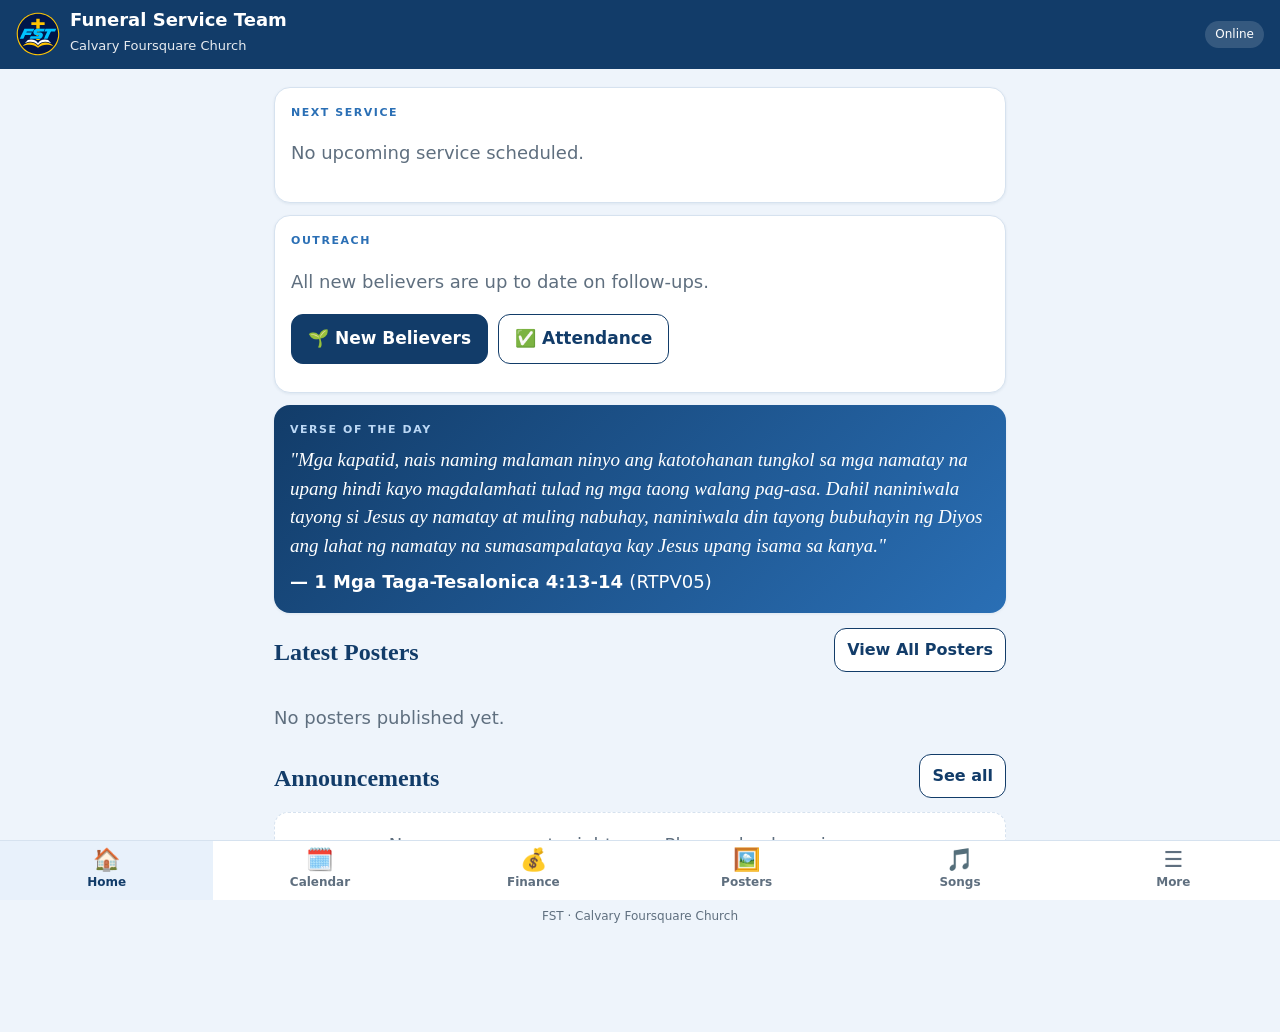
<file: index.html>
<!doctype html>
<html lang="en"><head><meta charset="utf-8"><meta name="viewport" content="width=device-width,initial-scale=1,viewport-fit=cover"><meta name="robots" content="noindex,nofollow"><meta name="theme-color" content="#123c69"><meta name="description" content="Calvary Foursquare Church Funeral Service Team"><link rel="manifest" href="manifest.webmanifest"><link rel="icon" href="assets/fst-icon.svg" type="image/svg+xml"><link rel="apple-touch-icon" href="assets/icons/apple-touch-icon.png"><title>FST | Calvary Foursquare Church</title><link rel="stylesheet" href="css/style.css"></head>
<body>
<header class="top"><div class="brand"><img class="logo" src="assets/fst-icon.svg" alt="" width="44" height="44"><span><strong>Funeral Service Team</strong><small>Calvary Foursquare Church</small></span></div><span id="connectionStatus" class="conn" role="status">…</span></header>
<main class="wrap">
<div id="loadBanner"></div>

<section class="view" id="v-home">
 <div id="nextService"></div>
 <div id="fuHome"></div>
 <article class="card verse hidden" id="verseCard"></article>
 <article class="card hidden" id="devotionCard"></article>
 <div class="heading"><h2>Latest Posters</h2><a class="btn alt sm" href="#posters">View All Posters</a></div>
 <div id="latestPosters" class="poster-grid latest"></div>
 <div class="heading"><h2>Announcements</h2><a class="btn alt sm" href="#more">See all</a></div>
 <div id="homeAnnouncements"></div>
</section>

<section class="view" id="v-events">
 <h2>Calendar</h2>
 <div class="card"><div class="heading"><button id="prev" class="btn alt sm" aria-label="Previous month">←</button><strong id="monthLabel"></strong><button id="next" class="btn alt sm" aria-label="Next month">→</button></div><div id="calendarGrid" class="calendar"></div><p class="muted small">Events without dates appear in the list below only.</p></div>
 <h2>Events</h2>
 <input id="eventSearch" class="search" type="search" placeholder="Search events…" aria-label="Search events">
 <div class="filters"><button data-filter="all" class="active">All</button><button data-filter="upcoming">Upcoming</button><button data-filter="completed">Completed</button></div>
 <div id="eventList"></div>
</section>

<section class="view" id="v-finance">
 <h2>Finance</h2>
 <div id="financeHero"></div>
 <div class="actions"><a class="btn" href="#summary">📄 Summary for Pastors</a><a class="btn alt" href="#expenses">🧾 Expense Report</a><a class="btn alt" href="#tithes">⛪ Tithes &amp; Offering Report</a></div>
 <div class="seg" role="tablist"><button data-ftab="services" class="active">Services</button><button data-ftab="history">History</button><button data-ftab="donations">Donations</button><button data-ftab="funds">Funds</button></div>
 <div id="ft-services" class="ftab"><div id="reportList"></div></div>
 <div id="ft-history" class="ftab hidden"><div id="historyList"></div></div>
 <div id="ft-donations" class="ftab hidden"><div id="donationList"></div></div>
 <div id="ft-funds" class="ftab hidden"><div class="seg sm"><button data-fund="operating" class="active">Operating Fund</button><button data-fund="savings">Savings</button><button data-fund="offering">Offering</button></div><div id="ledgerList"></div></div>
</section>

<section class="view" id="v-expenses">
 <div class="noprint actions"><a class="btn alt" href="#finance">← Back</a><button class="btn" data-print>Print / Save as PDF</button></div>
 <div class="noprint grid2"><label>Year<select id="expYear"></select></label><label>Month<select id="expMonth"><option value="">All months</option><option value="01">January</option><option value="02">February</option><option value="03">March</option><option value="04">April</option><option value="05">May</option><option value="06">June</option><option value="07">July</option><option value="08">August</option><option value="09">September</option><option value="10">October</option><option value="11">November</option><option value="12">December</option></select></label></div>
 <div id="expBody"></div>
</section>

<section class="view" id="v-tithes">
 <div class="noprint actions"><a class="btn alt" href="#finance">← Back</a><button class="btn" data-print>Print / Save as PDF</button></div>
 <div class="noprint grid2"><label>Year<select id="tyYear"></select></label><label>Month<select id="tyMonth"><option value="">All months</option><option value="01">January</option><option value="02">February</option><option value="03">March</option><option value="04">April</option><option value="05">May</option><option value="06">June</option><option value="07">July</option><option value="08">August</option><option value="09">September</option><option value="10">October</option><option value="11">November</option><option value="12">December</option></select></label></div>
 <div id="tyBody"></div>
</section>

<section class="view" id="v-songs">
 <h2>Songs &amp; Lyrics</h2>
 <div class="poster-tools"><input id="songSearch" class="search" type="search" placeholder="Search title or lyrics…" aria-label="Search songs"><select id="songCat" aria-label="Filter by category"><option value="all">All categories</option></select></div>
 <div id="songList"></div>
</section>

<section class="view" id="v-posters">
 <h2>Poster Gallery</h2>
 <p class="muted">Memorial service posters, team announcements, and church activities. Tap a poster to view it.</p>
 <div class="poster-tools"><input id="posterSearch" class="search" type="search" placeholder="Search posters…" aria-label="Search posters"><select id="posterCategory" aria-label="Filter posters by category"><option value="all">All categories</option></select></div>
 <div id="posterList" class="poster-grid"></div>
</section>

<section class="view" id="v-more">
 <div class="actions"><a class="btn" href="#reach">🌱 New Believers</a><a class="btn alt" href="#attend">✅ Attendance</a><a class="btn alt" href="#impact">📊 Ministry Impact Report</a></div>
 <h2>Assignments</h2><div id="assignmentList"></div>
 <h2>All Announcements</h2><div id="announcementList"></div>
 <h2>About</h2>
 <div class="card"><p>Funeral Service Team (FST) is a ministry under the Evangelism Team of Calvary Foursquare Church.</p><p class="muted small">Install this app: on Android, open the browser menu and choose “Install app”. On iPhone, tap Share → “Add to Home Screen”.</p><p><a href="admin.html">Secretary Workspace</a></p></div>
</section>

<section class="view" id="v-reach">
 <div class="noprint actions"><a class="btn alt" href="#more">← Back</a></div>
 <h2>New Believers &amp; Follow-ups</h2><p class="muted small">People who received the Lord Jesus Christ through FST services, and how they are being followed up. Please keep this list within the team.</p>
 <div id="reachBody"></div>
</section>
<section class="view" id="v-attend">
 <div class="noprint actions"><a class="btn alt" href="#more">← Back</a></div>
 <h2>Attendance</h2><label class="noprint">Year<select id="atYear"><option value="all">All time</option></select></label><div id="attendBody"></div>
</section>
<section class="view" id="v-impact">
 <div class="noprint actions"><a class="btn alt" href="#more">← Back</a><button class="btn" data-print>Print / Save as PDF</button></div>
 <div class="noprint grid2"><label>Year<select id="imYear"></select></label><label>Month<select id="imMonth"><option value="">All months</option><option value="01">January</option><option value="02">February</option><option value="03">March</option><option value="04">April</option><option value="05">May</option><option value="06">June</option><option value="07">July</option><option value="08">August</option><option value="09">September</option><option value="10">October</option><option value="11">November</option><option value="12">December</option></select></label></div>
 <div id="imBody"></div>
</section>

<section class="view" id="v-report"><div id="reportBody"></div></section>

<section class="view" id="v-summary">
 <div class="noprint actions"><a class="btn alt" href="#finance">← Back</a><button class="btn" data-print>Print / Save as PDF</button></div>
 <div class="noprint grid2"><label>Year<select id="sumYear"></select></label><label>Month<select id="sumMonth"><option value="">All months</option><option value="01">January</option><option value="02">February</option><option value="03">March</option><option value="04">April</option><option value="05">May</option><option value="06">June</option><option value="07">July</option><option value="08">August</option><option value="09">September</option><option value="10">October</option><option value="11">November</option><option value="12">December</option></select></label></div>
 <div id="summaryBody"></div>
</section>
<footer class="foot">FST · Calvary Foursquare Church</footer>
</main>

<nav class="tabbar" aria-label="Main"><a href="#home" data-tab="home"><span>🏠</span>Home</a><a href="#events" data-tab="events"><span>🗓️</span>Calendar</a><a href="#finance" data-tab="finance"><span>💰</span>Finance</a><a href="#posters" data-tab="posters"><span>🖼️</span>Posters</a><a href="#songs" data-tab="songs"><span>🎵</span>Songs</a><a href="#more" data-tab="more"><span>☰</span>More</a></nav>
<div id="toast" class="toast" role="status" aria-live="polite"></div>
<dialog id="dlg"><button id="close" class="btn alt sm close">Close ✕</button><div id="dlgBody"></div></dialog>
<script src="js/config.js"></script><script src="js/shared.js"></script><script src="js/outreach-app.js"></script><script src="js/app.js"></script><script src="js/pwa.js"></script>
</body></html>
</file>
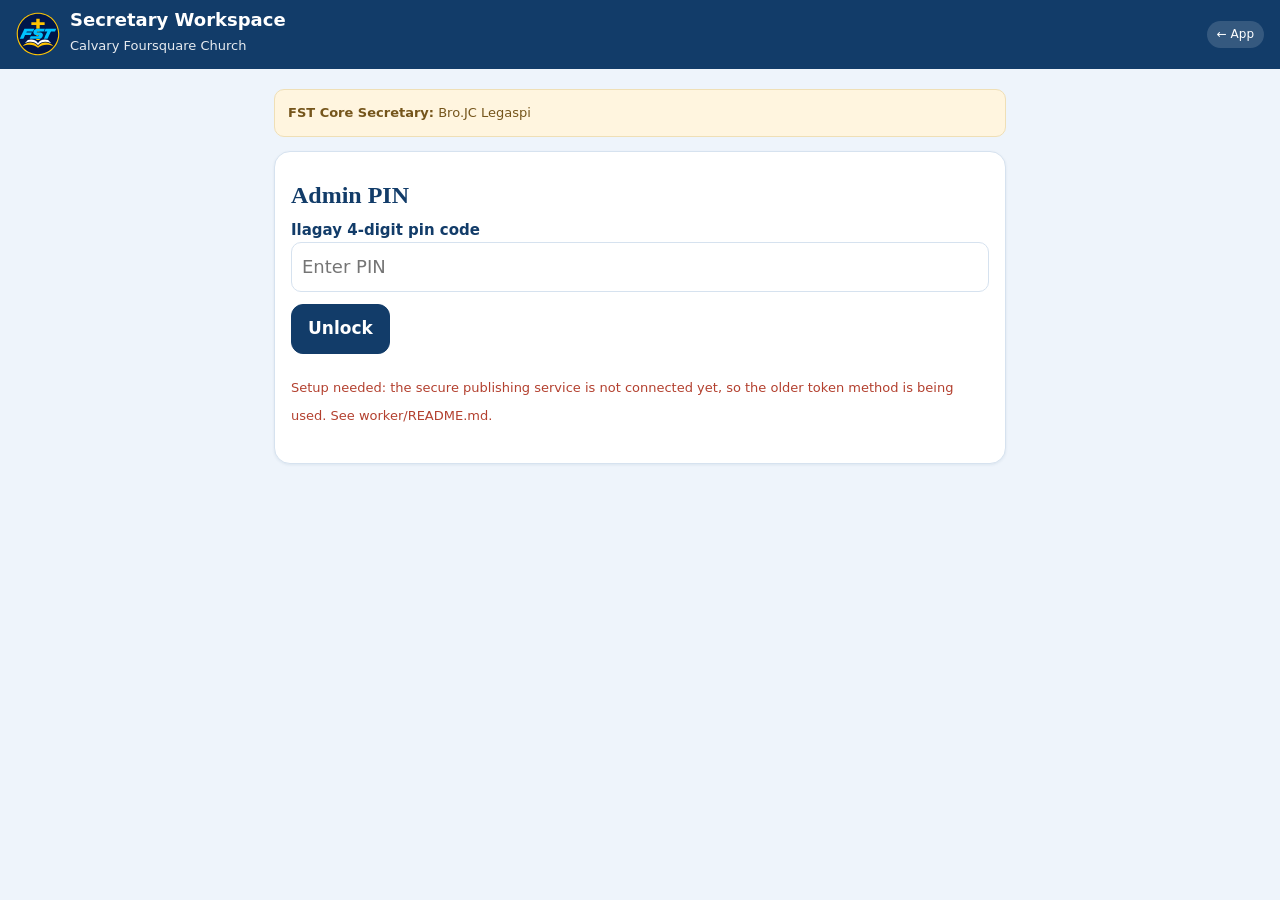
<file: admin.html>
<!doctype html>
<html lang="en"><head><meta charset="utf-8"><meta name="viewport" content="width=device-width,initial-scale=1,viewport-fit=cover"><meta name="robots" content="noindex,nofollow"><meta name="theme-color" content="#123c69"><link rel="icon" href="assets/fst-icon.svg" type="image/svg+xml"><title>FST Secretary Workspace</title><link rel="stylesheet" href="css/style.css"></head>
<body style="padding-bottom:24px">
<header class="top"><a class="brand" href="index.html"><img class="logo" src="assets/fst-icon.svg" alt="FST logo" width="40" height="40"><span><strong>Secretary Workspace</strong><small>Calvary Foursquare Church</small></span></a><a class="conn" href="index.html" style="color:#fff;text-decoration:none">← App</a></header>
<main class="wrap">
<p class="notice"><strong>FST Core Secretary:</strong> Bro.JC Legaspi</p>
<section class="card" id="pinPanel"><h2 id="pinTitle">Admin PIN</h2><label for="pin" id="pinLabel">Ilagay 4-digit pin code</label><input id="pin" type="password" inputmode="numeric" autocomplete="current-password" placeholder="Enter PIN"><div class="actions"><button id="unlock" class="btn">Unlock</button></div><p id="pinMsg" class="muted"></p></section>
<section class="hidden" id="workspace">
 <div class="heading"><h2>Secretary Workspace</h2><button id="lock" class="btn alt sm">Lock</button></div>
 <div id="warnBar"></div>
 <nav class="tabs" id="tabs" aria-label="Sections"></nav>
 <div id="tabBody"></div>
 <section class="card" id="publish"></section>
</section>
</main>
<script src="js/config.js"></script><script src="js/shared.js"></script><script src="js/admin.js"></script><script src="js/outreach-admin.js"></script><script src="js/admin-announce.js"></script><script src="js/publish.js"></script>
</body></html>
</file>
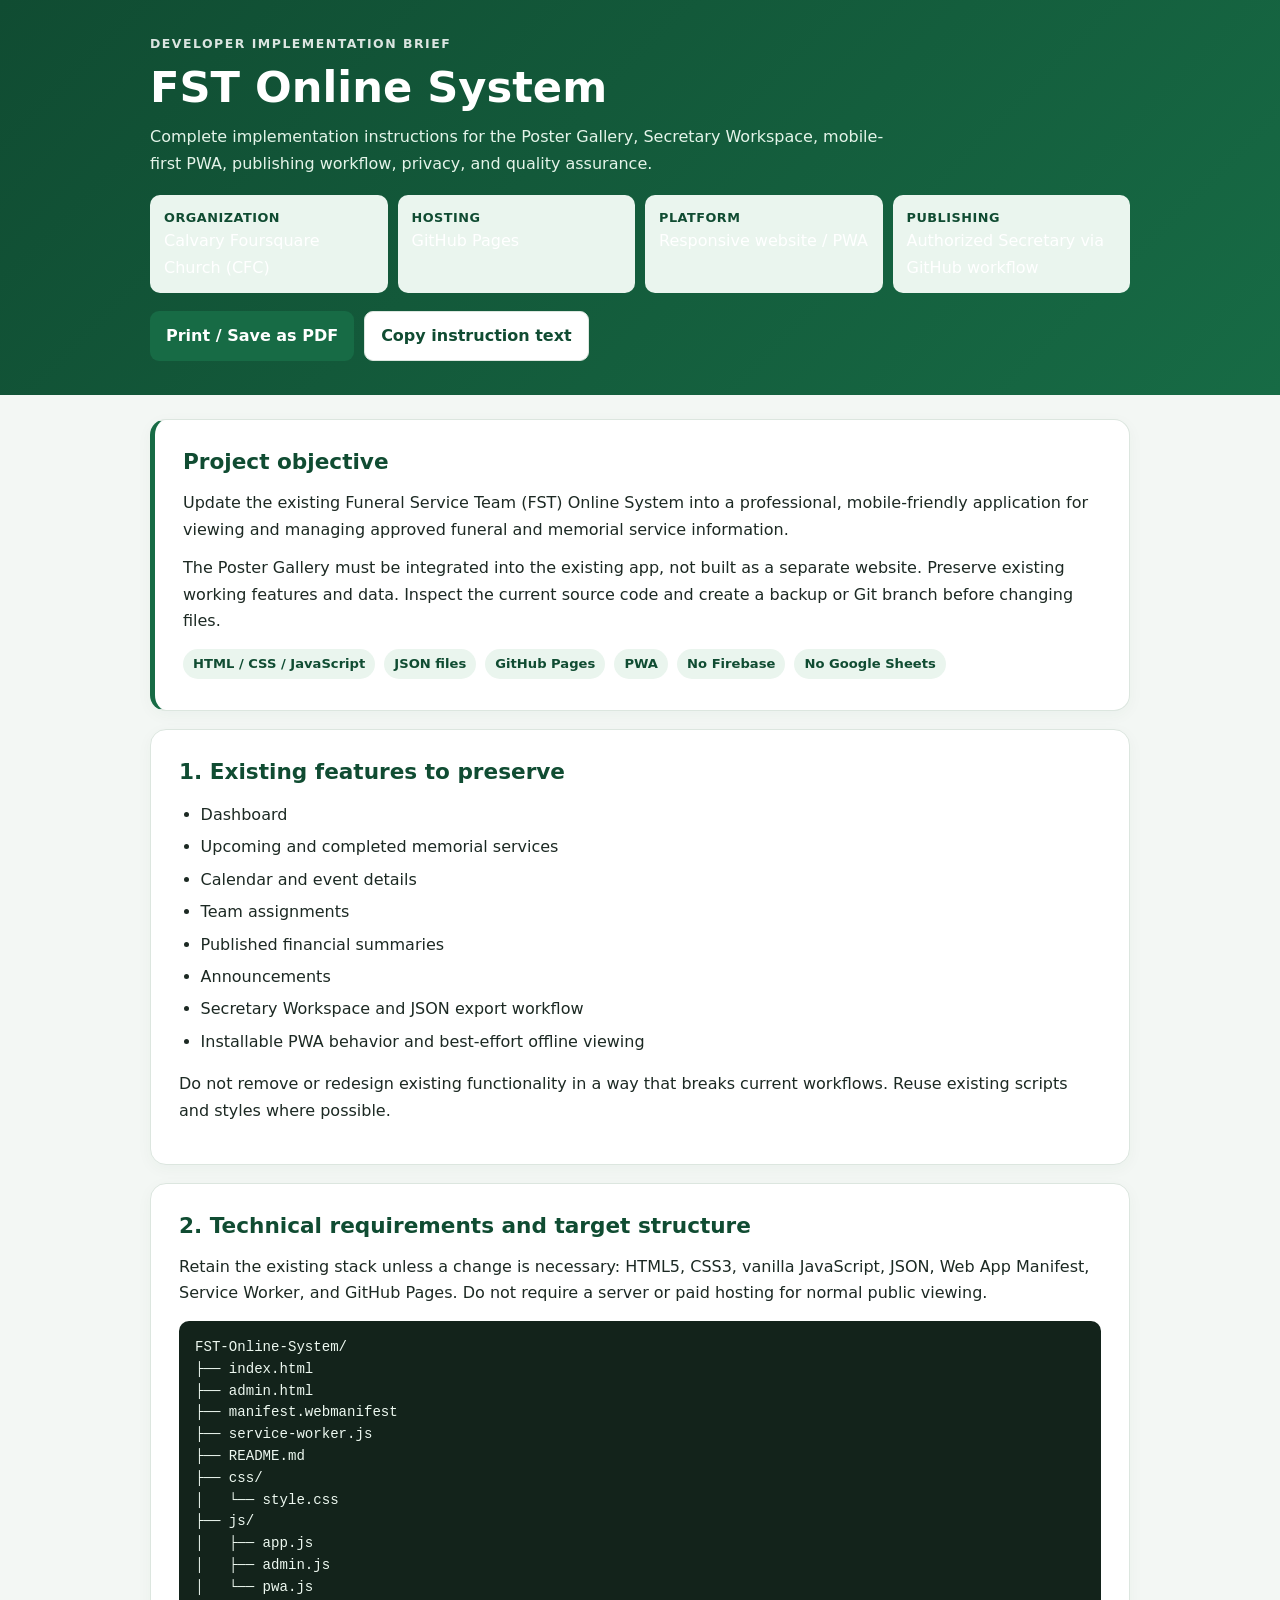
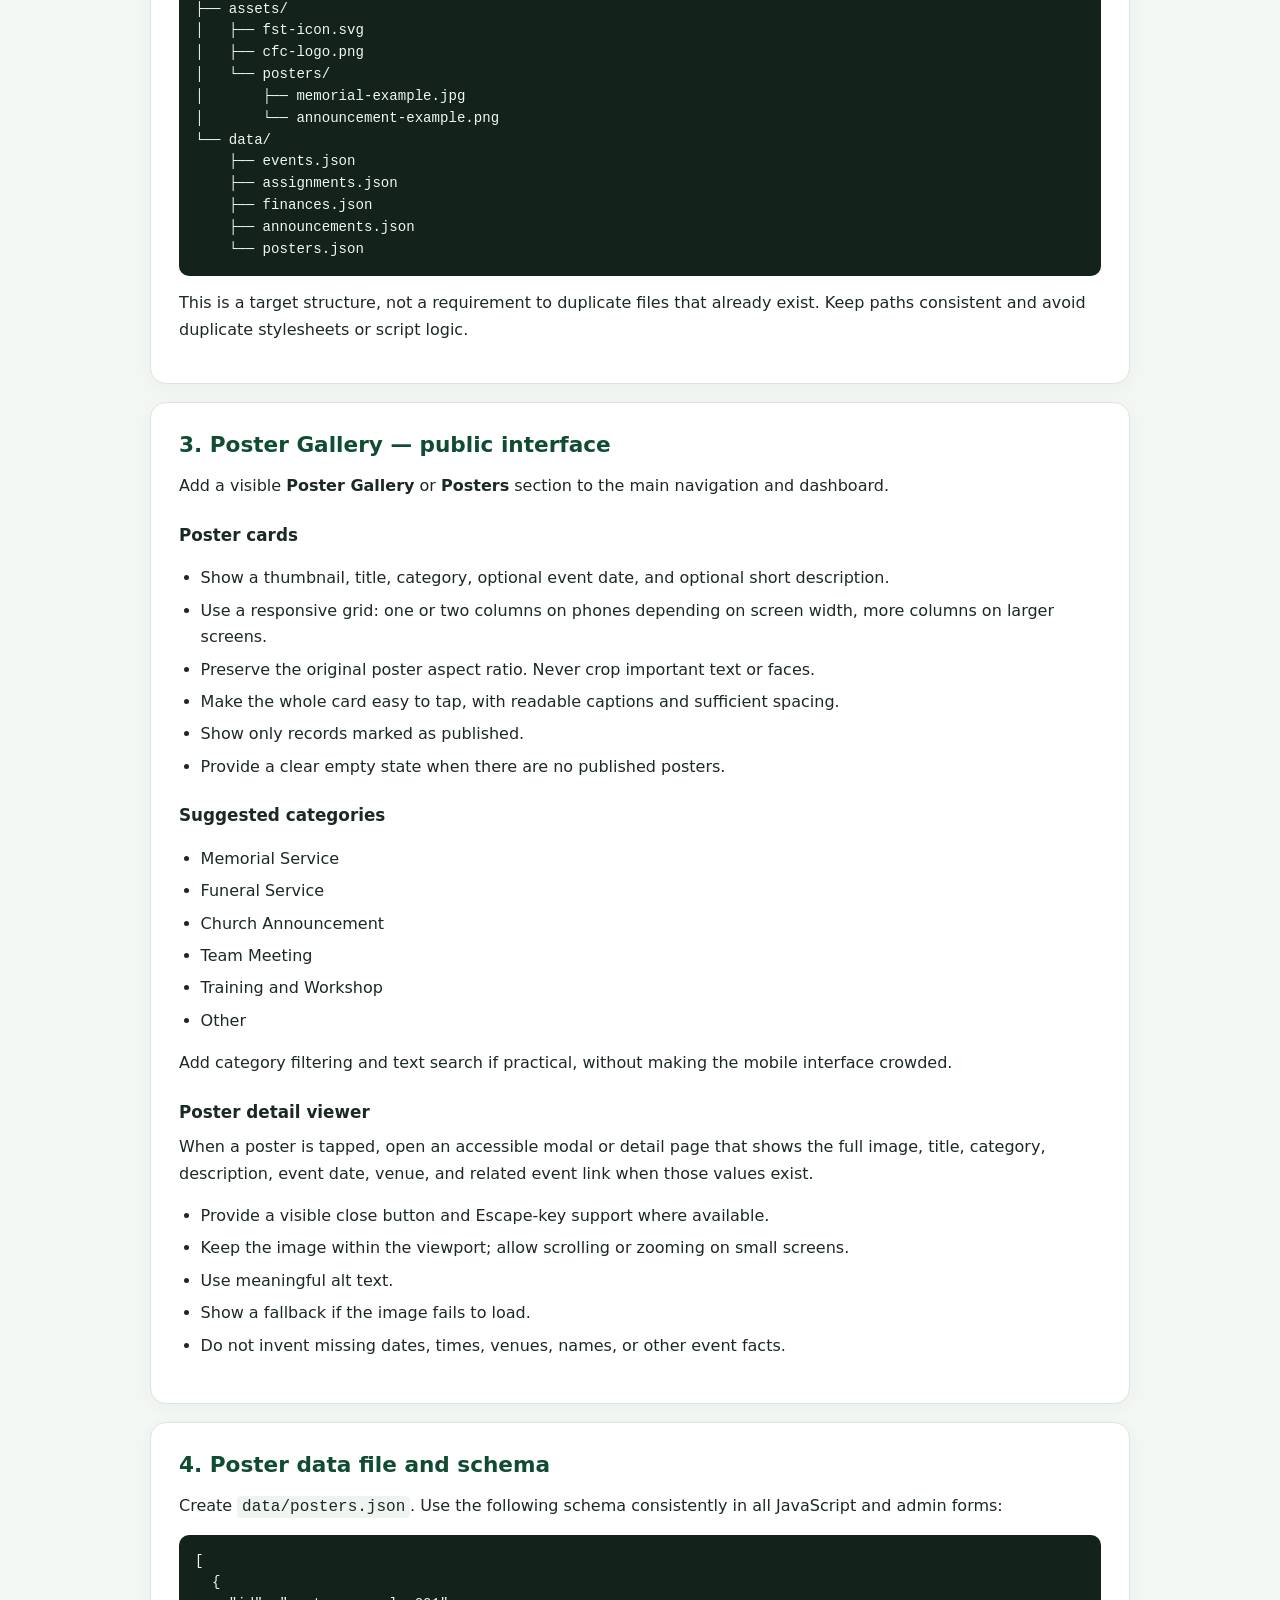
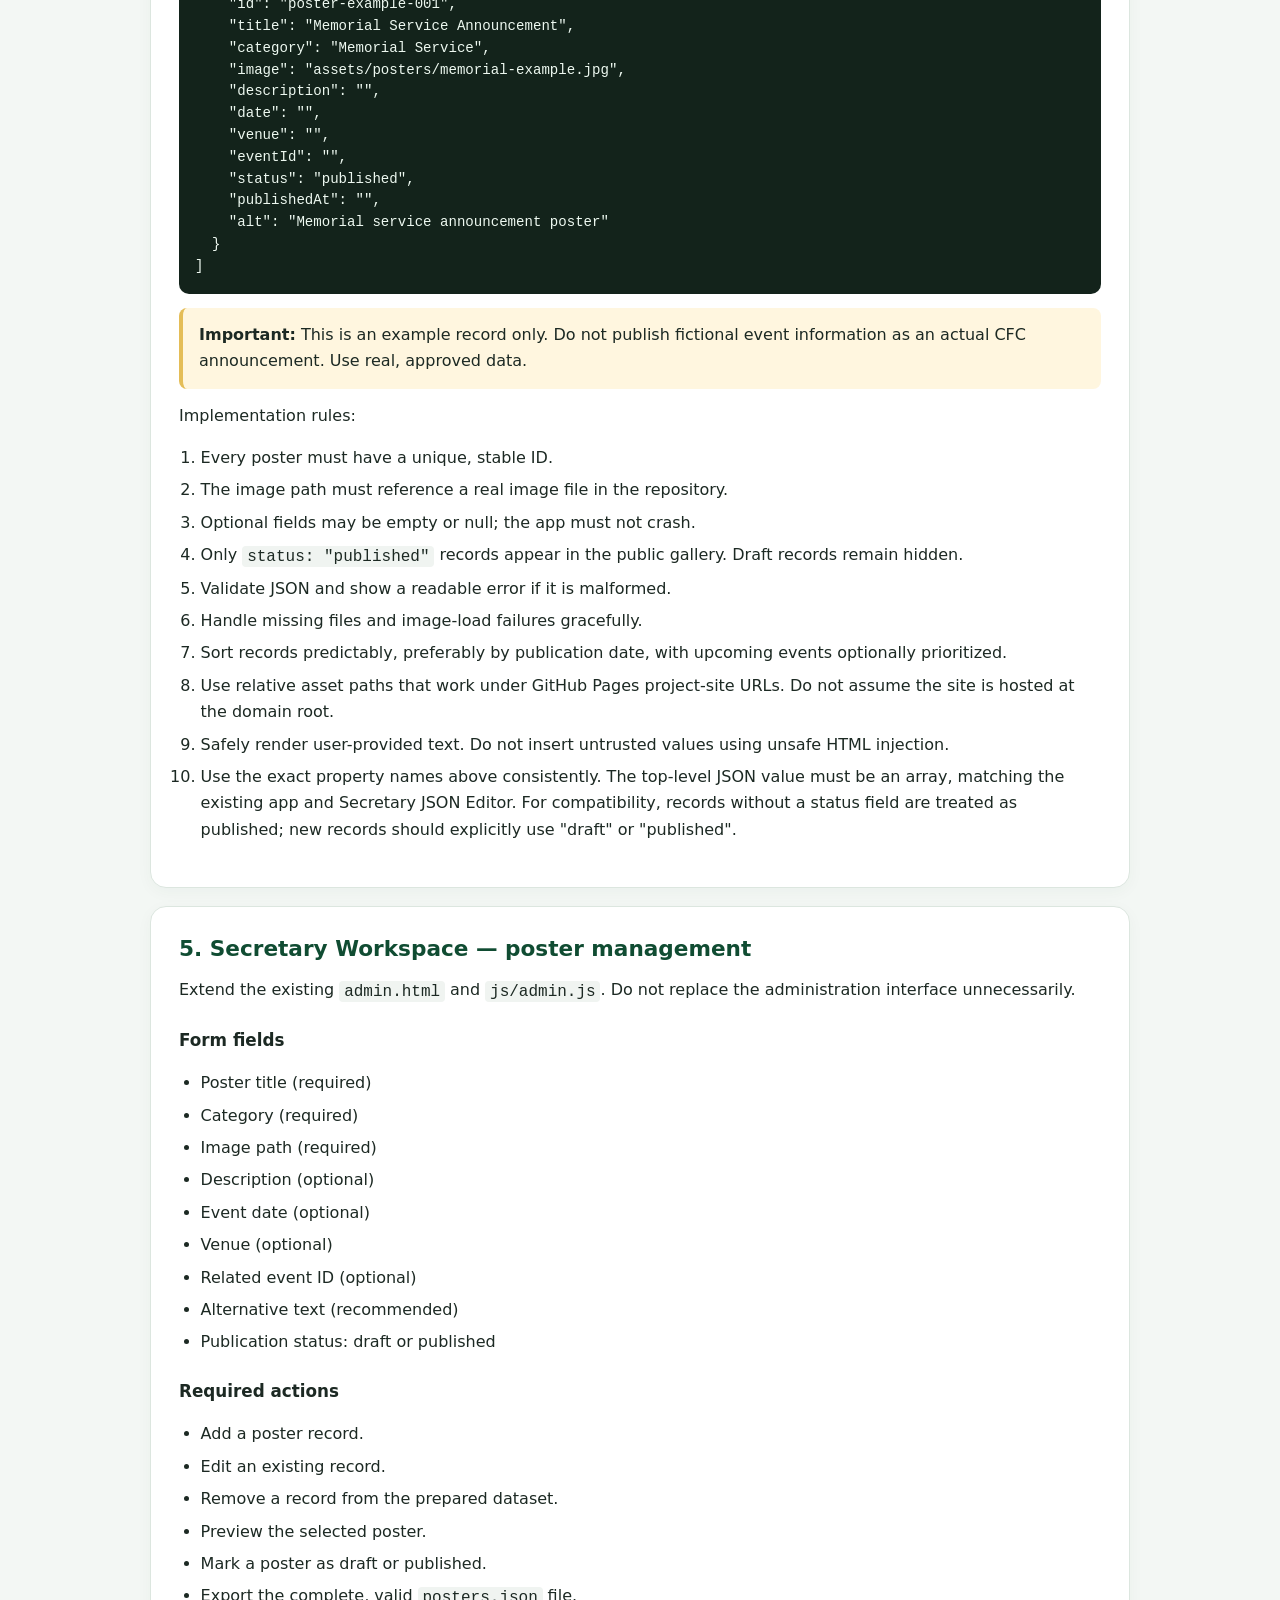
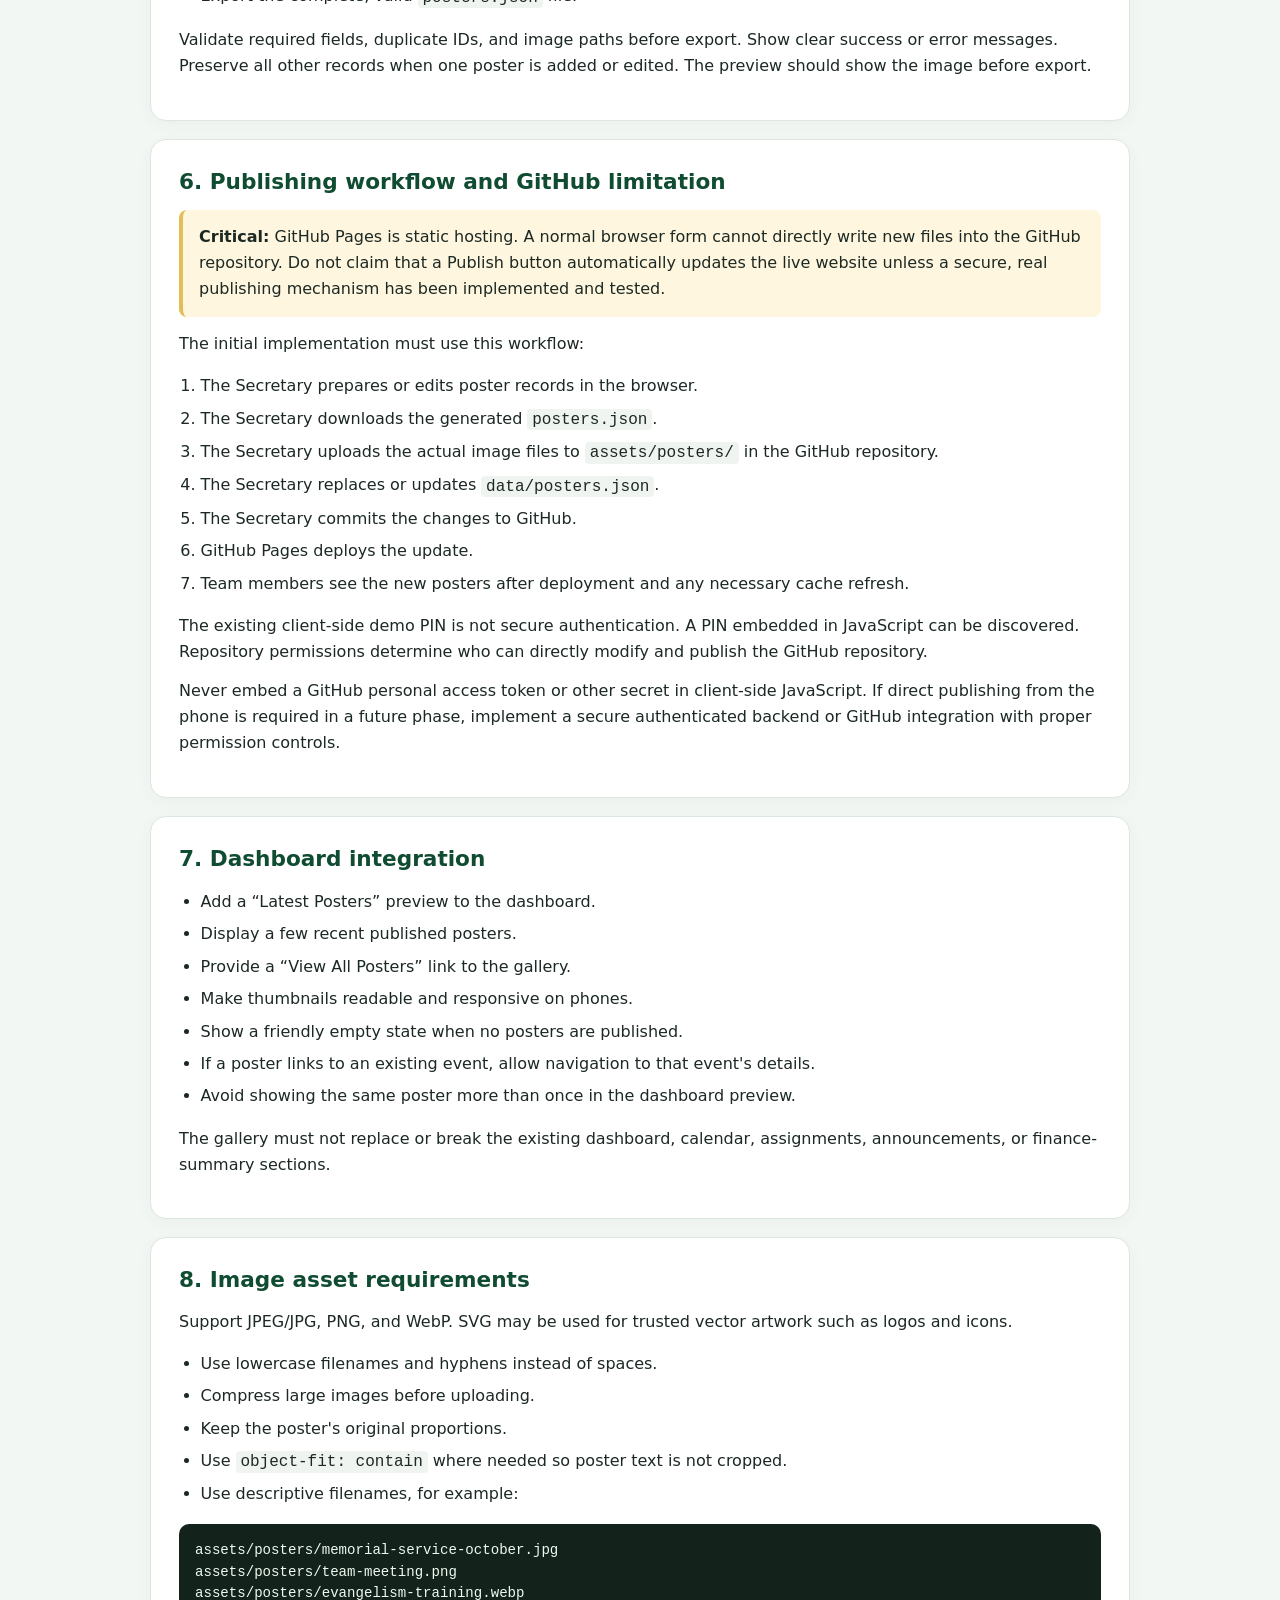
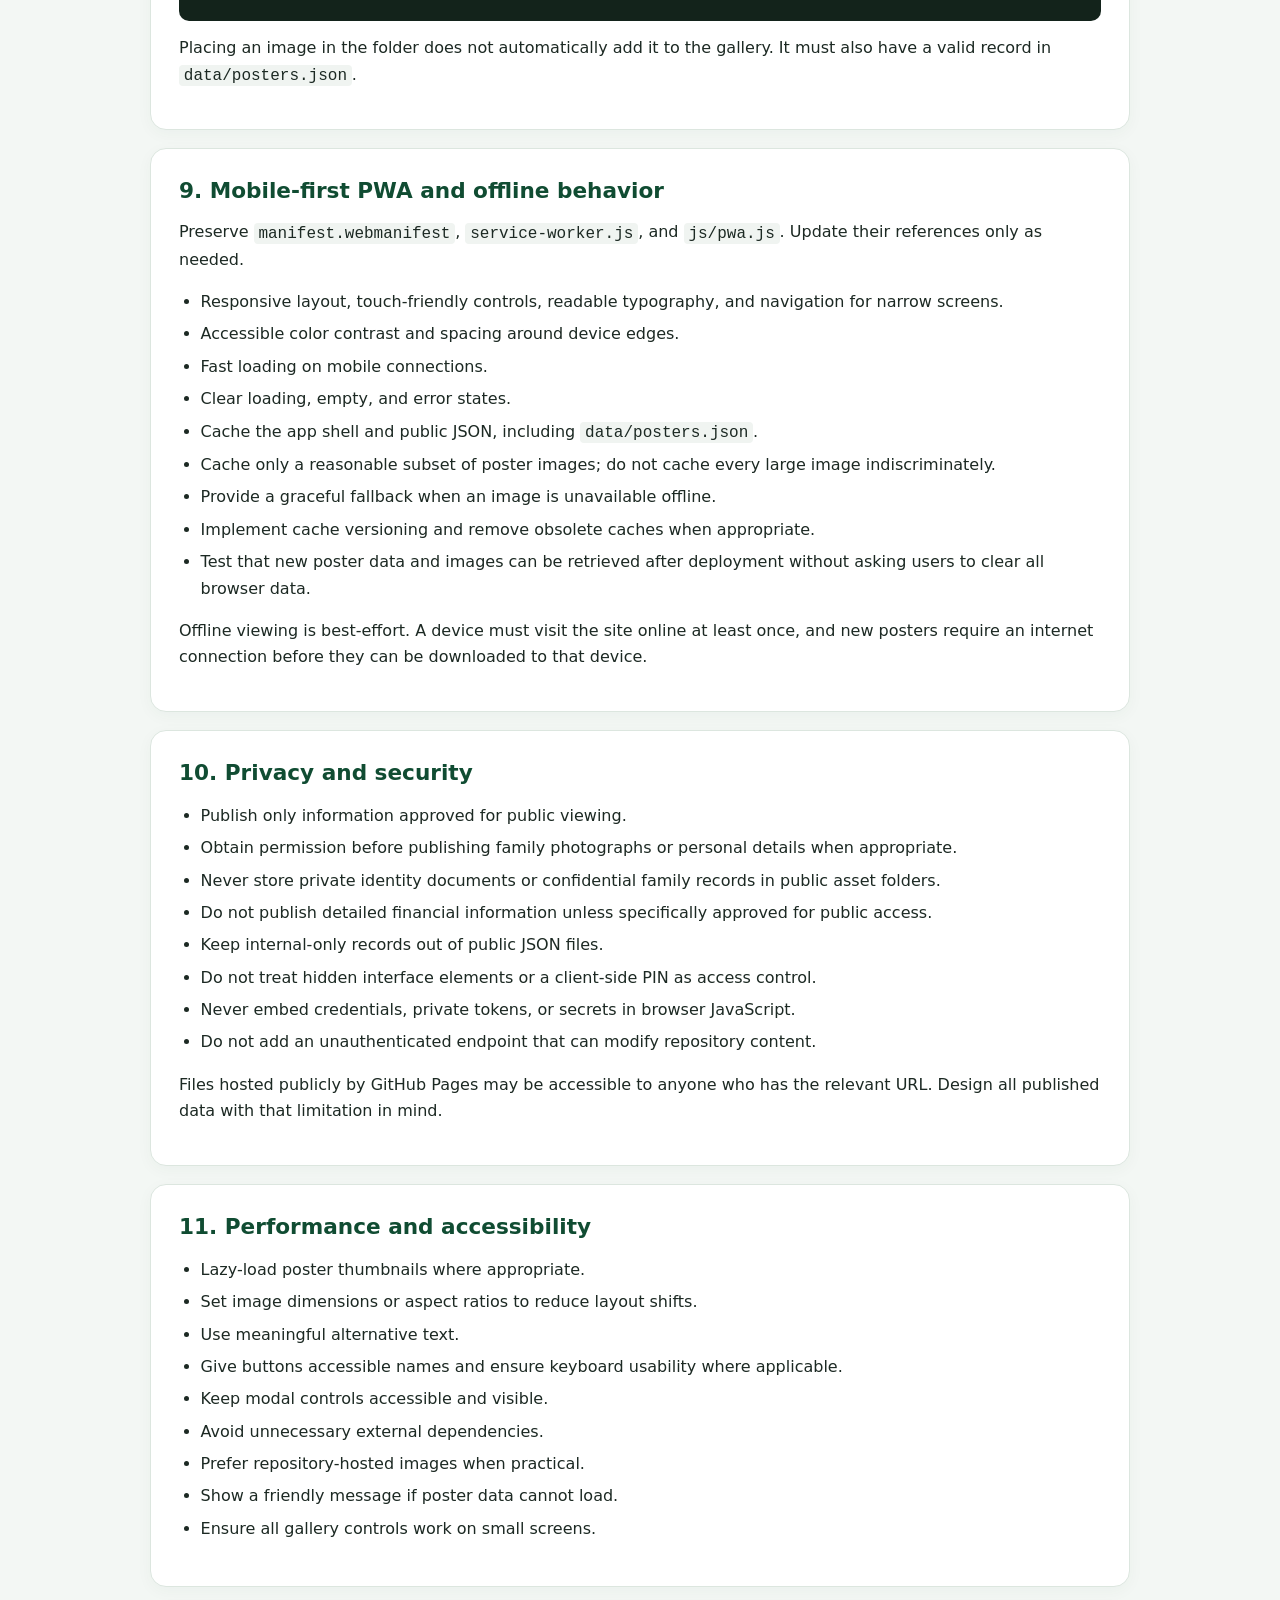
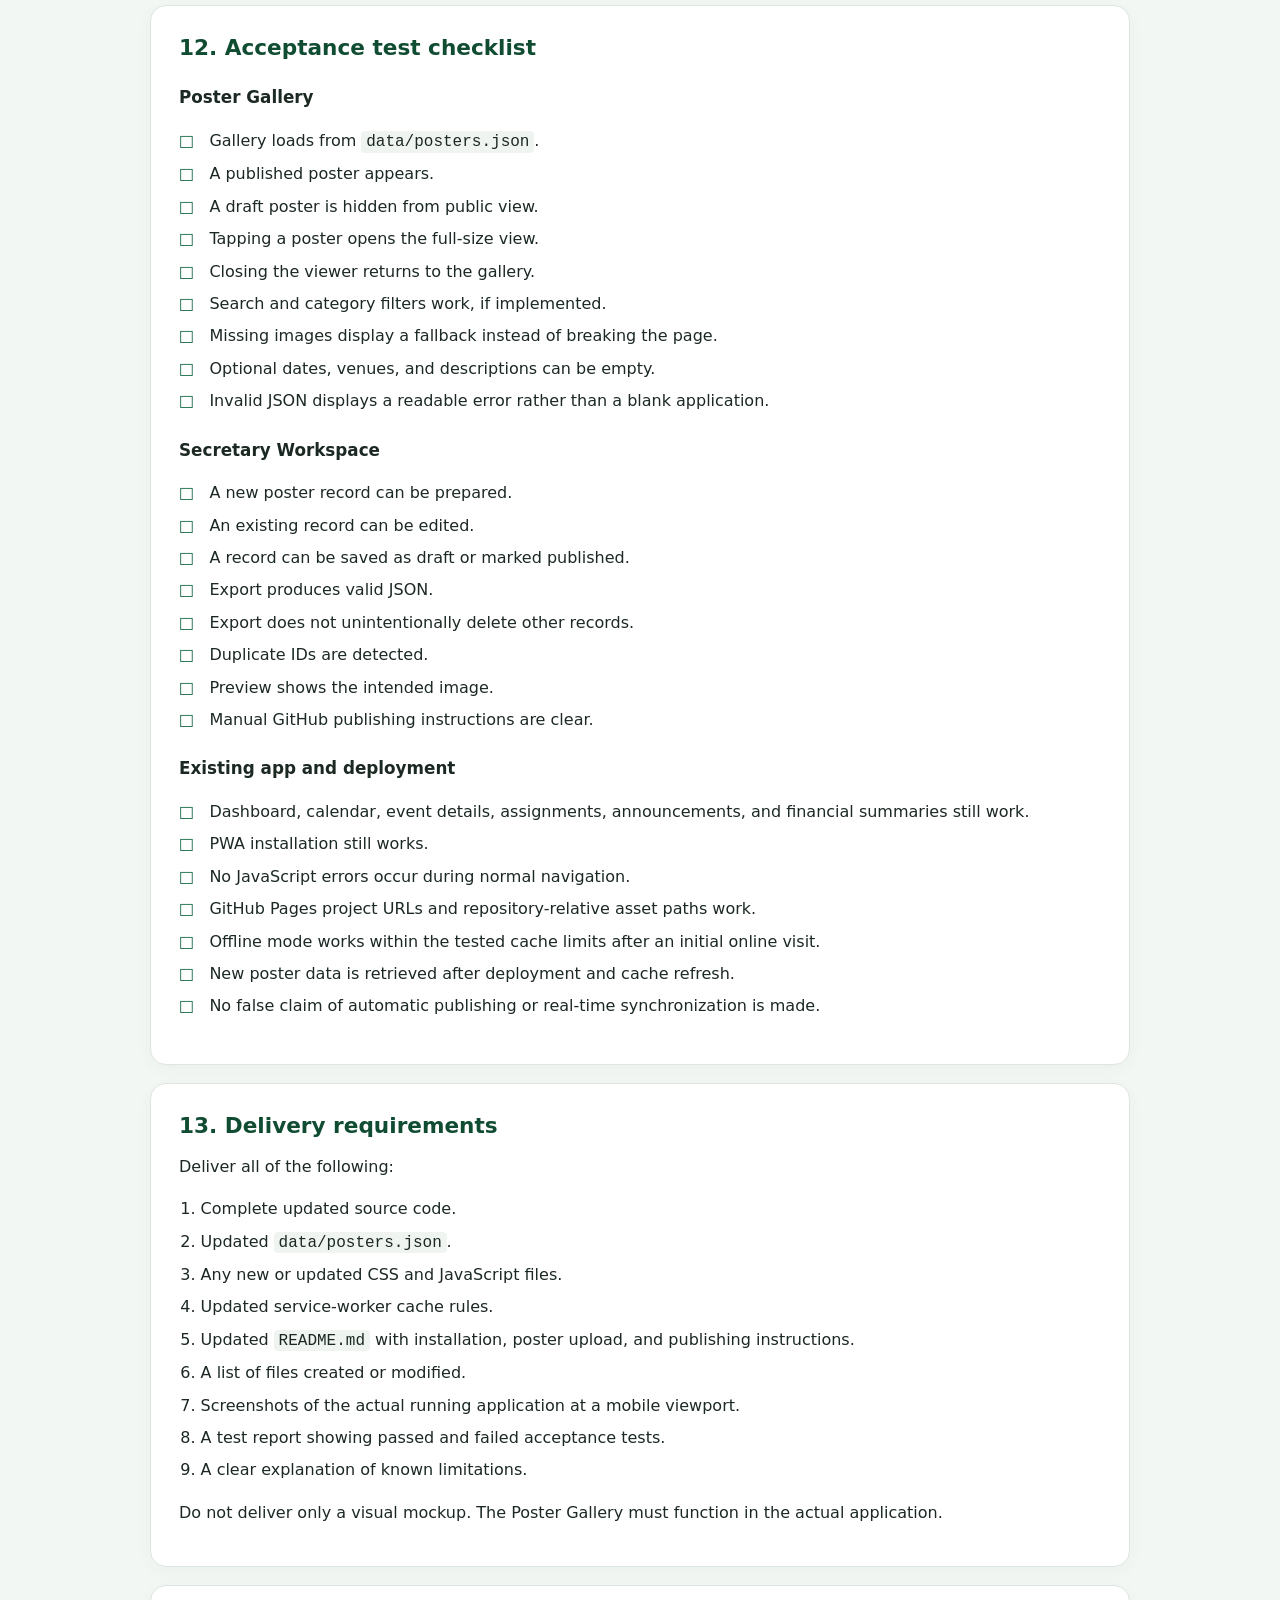
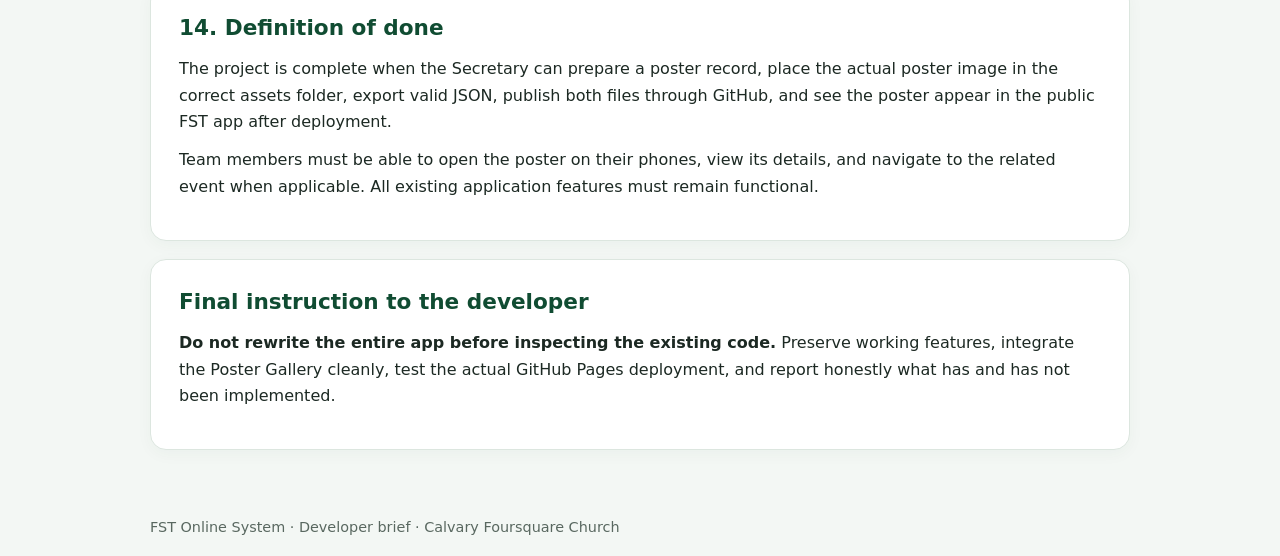
<file: DEVELOPER-INSTRUCTIONS.html>
<!DOCTYPE html>
<html lang="en">
<head>
  <meta charset="UTF-8">
  <meta name="viewport" content="width=device-width, initial-scale=1">
  <meta name="description" content="Complete developer implementation brief for the Calvary Foursquare Church Funeral Service Team online system.">
  <title>FST Online System — Developer Instructions</title>
  <style>
    :root {
      --green: #176b45;
      --green-dark: #104c32;
      --green-soft: #eaf5ee;
      --ink: #1c2923;
      --muted: #596860;
      --line: #dce6df;
      --paper: #ffffff;
      --page: #f3f7f4;
      --warning: #fff6df;
      --warning-line: #e4bd57;
    }
    * { box-sizing: border-box; }
    html { scroll-behavior: smooth; }
    body {
      margin: 0;
      background: var(--page);
      color: var(--ink);
      font: 16px/1.65 system-ui, -apple-system, BlinkMacSystemFont, "Segoe UI", sans-serif;
    }
    .topbar {
      background: linear-gradient(135deg, var(--green-dark), var(--green));
      color: white;
      padding: 34px 20px;
    }
    .topbar-inner, main, footer { width: min(100% - 32px, 980px); margin-inline: auto; }
    .eyebrow { text-transform: uppercase; letter-spacing: .12em; font-size: .78rem; font-weight: 800; opacity: .85; }
    h1 { margin: 8px 0; font-size: clamp(1.8rem, 5vw, 2.7rem); line-height: 1.15; }
    .subtitle { max-width: 760px; margin: 12px 0 0; color: #e4f4e9; }
    main { padding: 24px 0 48px; }
    .intro, section {
      background: var(--paper); border: 1px solid var(--line); border-radius: 16px;
      padding: clamp(18px, 4vw, 28px); margin: 0 0 18px;
      box-shadow: 0 4px 16px rgba(22, 65, 43, .04);
    }
    .intro { border-left: 5px solid var(--green); }
    h2 { font-size: 1.35rem; line-height: 1.3; margin: 0 0 14px; color: var(--green-dark); }
    h3 { font-size: 1.05rem; margin: 22px 0 8px; }
    p { margin: 8px 0 12px; }
    ul, ol { padding-left: 1.35rem; }
    li { margin: 6px 0; }
    .meta {
      display: grid; grid-template-columns: repeat(auto-fit, minmax(190px, 1fr));
      gap: 10px; margin-top: 18px;
    }
    .meta div { background: var(--green-soft); padding: 12px 14px; border-radius: 10px; }
    .meta strong { display: block; font-size: .8rem; color: var(--green-dark); text-transform: uppercase; letter-spacing: .04em; }
    code, pre { font-family: ui-monospace, SFMono-Regular, Menlo, Consolas, monospace; }
    code { overflow-wrap: anywhere; background: #f0f4f1; padding: .1em .3em; border-radius: 4px; }
    pre {
      overflow-x: auto; background: #13231b; color: #edf8f0; padding: 16px;
      border-radius: 10px; font-size: .88rem; line-height: 1.55;
    }
    .note {
      background: var(--warning); border-left: 4px solid var(--warning-line);
      border-radius: 8px; padding: 14px 16px; margin: 14px 0;
    }
    .checklist { list-style: none; padding-left: 0; }
    .checklist li { position: relative; padding-left: 1.9rem; }
    .checklist li::before {
      content: "□"; position: absolute; left: 0; top: 0; font-weight: 800; color: var(--green);
    }
    .pill {
      display: inline-block; background: var(--green-soft); color: var(--green-dark);
      border-radius: 999px; padding: 4px 10px; font-size: .82rem; font-weight: 700; margin: 3px 4px 3px 0;
    }
    .actions { display: flex; gap: 10px; flex-wrap: wrap; margin-top: 18px; }
    button {
      appearance: none; border: 0; border-radius: 9px; padding: 11px 16px; cursor: pointer;
      font: inherit; font-weight: 700; background: var(--green); color: white;
    }
    button.secondary { background: white; color: var(--green-dark); border: 1px solid var(--line); }
    a { color: var(--green); }
    footer { color: var(--muted); font-size: .9rem; padding: 0 0 30px; }
    @media (max-width: 520px) {
      body { font-size: 15px; }
      .topbar { padding: 28px 0; }
      .topbar-inner, main, footer { width: min(100% - 22px, 980px); }
      pre { font-size: .8rem; }
    }
    @media print {
      body { background: white; font-size: 11pt; }
      .topbar { background: white; color: black; padding: 0 0 20px; }
      .subtitle { color: #333; }
      main { width: 100%; padding: 0; }
      .topbar-inner, footer { width: 100%; }
      section, .intro { box-shadow: none; break-inside: avoid; border-color: #bbb; }
      .actions { display: none; }
      pre { white-space: pre-wrap; overflow-wrap: anywhere; background: #f5f5f5; color: #111; }
      a { color: black; text-decoration: none; }
    }
  </style>
</head>
<body>
  <header class="topbar">
    <div class="topbar-inner">
      <div class="eyebrow">Developer Implementation Brief</div>
      <h1>FST Online System</h1>
      <p class="subtitle">Complete implementation instructions for the Poster Gallery, Secretary Workspace, mobile-first PWA, publishing workflow, privacy, and quality assurance.</p>
      <div class="meta">
        <div><strong>Organization</strong>Calvary Foursquare Church (CFC)</div>
        <div><strong>Hosting</strong>GitHub Pages</div>
        <div><strong>Platform</strong>Responsive website / PWA</div>
        <div><strong>Publishing</strong>Authorized Secretary via GitHub workflow</div>
      </div>
      <div class="actions">
        <button onclick="window.print()">Print / Save as PDF</button>
        <button class="secondary" onclick="copyInstructions()">Copy instruction text</button>
      </div>
    </div>
  </header>

  <main id="instructions">
    <div class="intro">
      <h2>Project objective</h2>
      <p>Update the existing Funeral Service Team (FST) Online System into a professional, mobile-friendly application for viewing and managing approved funeral and memorial service information.</p>
      <p>The Poster Gallery must be integrated into the existing app, not built as a separate website. Preserve existing working features and data. Inspect the current source code and create a backup or Git branch before changing files.</p>
      <div>
        <span class="pill">HTML / CSS / JavaScript</span>
        <span class="pill">JSON files</span>
        <span class="pill">GitHub Pages</span>
        <span class="pill">PWA</span>
        <span class="pill">No Firebase</span>
        <span class="pill">No Google Sheets</span>
      </div>
    </div>

    <section>
      <h2>1. Existing features to preserve</h2>
      <ul>
        <li>Dashboard</li>
        <li>Upcoming and completed memorial services</li>
        <li>Calendar and event details</li>
        <li>Team assignments</li>
        <li>Published financial summaries</li>
        <li>Announcements</li>
        <li>Secretary Workspace and JSON export workflow</li>
        <li>Installable PWA behavior and best-effort offline viewing</li>
      </ul>
      <p>Do not remove or redesign existing functionality in a way that breaks current workflows. Reuse existing scripts and styles where possible.</p>
    </section>

    <section>
      <h2>2. Technical requirements and target structure</h2>
      <p>Retain the existing stack unless a change is necessary: HTML5, CSS3, vanilla JavaScript, JSON, Web App Manifest, Service Worker, and GitHub Pages. Do not require a server or paid hosting for normal public viewing.</p>
      <pre>FST-Online-System/
├── index.html
├── admin.html
├── manifest.webmanifest
├── service-worker.js
├── README.md
├── css/
│   └── style.css
├── js/
│   ├── app.js
│   ├── admin.js
│   └── pwa.js
├── assets/
│   ├── fst-icon.svg
│   ├── cfc-logo.png
│   └── posters/
│       ├── memorial-example.jpg
│       └── announcement-example.png
└── data/
    ├── events.json
    ├── assignments.json
    ├── finances.json
    ├── announcements.json
    └── posters.json</pre>
      <p>This is a target structure, not a requirement to duplicate files that already exist. Keep paths consistent and avoid duplicate stylesheets or script logic.</p>
    </section>

    <section>
      <h2>3. Poster Gallery — public interface</h2>
      <p>Add a visible <strong>Poster Gallery</strong> or <strong>Posters</strong> section to the main navigation and dashboard.</p>
      <h3>Poster cards</h3>
      <ul>
        <li>Show a thumbnail, title, category, optional event date, and optional short description.</li>
        <li>Use a responsive grid: one or two columns on phones depending on screen width, more columns on larger screens.</li>
        <li>Preserve the original poster aspect ratio. Never crop important text or faces.</li>
        <li>Make the whole card easy to tap, with readable captions and sufficient spacing.</li>
        <li>Show only records marked as published.</li>
        <li>Provide a clear empty state when there are no published posters.</li>
      </ul>
      <h3>Suggested categories</h3>
      <ul>
        <li>Memorial Service</li>
        <li>Funeral Service</li>
        <li>Church Announcement</li>
        <li>Team Meeting</li>
        <li>Training and Workshop</li>
        <li>Other</li>
      </ul>
      <p>Add category filtering and text search if practical, without making the mobile interface crowded.</p>
      <h3>Poster detail viewer</h3>
      <p>When a poster is tapped, open an accessible modal or detail page that shows the full image, title, category, description, event date, venue, and related event link when those values exist.</p>
      <ul>
        <li>Provide a visible close button and Escape-key support where available.</li>
        <li>Keep the image within the viewport; allow scrolling or zooming on small screens.</li>
        <li>Use meaningful alt text.</li>
        <li>Show a fallback if the image fails to load.</li>
        <li>Do not invent missing dates, times, venues, names, or other event facts.</li>
      </ul>
    </section>

    <section>
      <h2>4. Poster data file and schema</h2>
      <p>Create <code>data/posters.json</code>. Use the following schema consistently in all JavaScript and admin forms:</p>
      <pre>[
  {
    "id": "poster-example-001",
    "title": "Memorial Service Announcement",
    "category": "Memorial Service",
    "image": "assets/posters/memorial-example.jpg",
    "description": "",
    "date": "",
    "venue": "",
    "eventId": "",
    "status": "published",
    "publishedAt": "",
    "alt": "Memorial service announcement poster"
  }
]</pre>
      <div class="note"><strong>Important:</strong> This is an example record only. Do not publish fictional event information as an actual CFC announcement. Use real, approved data.</div>
      <p>Implementation rules:</p>
      <ol>
        <li>Every poster must have a unique, stable ID.</li>
        <li>The image path must reference a real image file in the repository.</li>
        <li>Optional fields may be empty or null; the app must not crash.</li>
        <li>Only <code>status: "published"</code> records appear in the public gallery. Draft records remain hidden.</li>
        <li>Validate JSON and show a readable error if it is malformed.</li>
        <li>Handle missing files and image-load failures gracefully.</li>
        <li>Sort records predictably, preferably by publication date, with upcoming events optionally prioritized.</li>
        <li>Use relative asset paths that work under GitHub Pages project-site URLs. Do not assume the site is hosted at the domain root.</li>
        <li>Safely render user-provided text. Do not insert untrusted values using unsafe HTML injection.</li>
        <li>Use the exact property names above consistently. The top-level JSON value must be an array, matching the existing app and Secretary JSON Editor. For compatibility, records without a status field are treated as published; new records should explicitly use "draft" or "published".</li>
      </ol>
    </section>

    <section>
      <h2>5. Secretary Workspace — poster management</h2>
      <p>Extend the existing <code>admin.html</code> and <code>js/admin.js</code>. Do not replace the administration interface unnecessarily.</p>
      <h3>Form fields</h3>
      <ul>
        <li>Poster title (required)</li>
        <li>Category (required)</li>
        <li>Image path (required)</li>
        <li>Description (optional)</li>
        <li>Event date (optional)</li>
        <li>Venue (optional)</li>
        <li>Related event ID (optional)</li>
        <li>Alternative text (recommended)</li>
        <li>Publication status: draft or published</li>
      </ul>
      <h3>Required actions</h3>
      <ul>
        <li>Add a poster record.</li>
        <li>Edit an existing record.</li>
        <li>Remove a record from the prepared dataset.</li>
        <li>Preview the selected poster.</li>
        <li>Mark a poster as draft or published.</li>
        <li>Export the complete, valid <code>posters.json</code> file.</li>
      </ul>
      <p>Validate required fields, duplicate IDs, and image paths before export. Show clear success or error messages. Preserve all other records when one poster is added or edited. The preview should show the image before export.</p>
    </section>

    <section>
      <h2>6. Publishing workflow and GitHub limitation</h2>
      <div class="note"><strong>Critical:</strong> GitHub Pages is static hosting. A normal browser form cannot directly write new files into the GitHub repository. Do not claim that a Publish button automatically updates the live website unless a secure, real publishing mechanism has been implemented and tested.</div>
      <p>The initial implementation must use this workflow:</p>
      <ol>
        <li>The Secretary prepares or edits poster records in the browser.</li>
        <li>The Secretary downloads the generated <code>posters.json</code>.</li>
        <li>The Secretary uploads the actual image files to <code>assets/posters/</code> in the GitHub repository.</li>
        <li>The Secretary replaces or updates <code>data/posters.json</code>.</li>
        <li>The Secretary commits the changes to GitHub.</li>
        <li>GitHub Pages deploys the update.</li>
        <li>Team members see the new posters after deployment and any necessary cache refresh.</li>
      </ol>
      <p>The existing client-side demo PIN is not secure authentication. A PIN embedded in JavaScript can be discovered. Repository permissions determine who can directly modify and publish the GitHub repository.</p>
      <p>Never embed a GitHub personal access token or other secret in client-side JavaScript. If direct publishing from the phone is required in a future phase, implement a secure authenticated backend or GitHub integration with proper permission controls.</p>
    </section>

    <section>
      <h2>7. Dashboard integration</h2>
      <ul>
        <li>Add a “Latest Posters” preview to the dashboard.</li>
        <li>Display a few recent published posters.</li>
        <li>Provide a “View All Posters” link to the gallery.</li>
        <li>Make thumbnails readable and responsive on phones.</li>
        <li>Show a friendly empty state when no posters are published.</li>
        <li>If a poster links to an existing event, allow navigation to that event's details.</li>
        <li>Avoid showing the same poster more than once in the dashboard preview.</li>
      </ul>
      <p>The gallery must not replace or break the existing dashboard, calendar, assignments, announcements, or finance-summary sections.</p>
    </section>

    <section>
      <h2>8. Image asset requirements</h2>
      <p>Support JPEG/JPG, PNG, and WebP. SVG may be used for trusted vector artwork such as logos and icons.</p>
      <ul>
        <li>Use lowercase filenames and hyphens instead of spaces.</li>
        <li>Compress large images before uploading.</li>
        <li>Keep the poster's original proportions.</li>
        <li>Use <code>object-fit: contain</code> where needed so poster text is not cropped.</li>
        <li>Use descriptive filenames, for example:</li>
      </ul>
      <pre>assets/posters/memorial-service-october.jpg
assets/posters/team-meeting.png
assets/posters/evangelism-training.webp</pre>
      <p>Placing an image in the folder does not automatically add it to the gallery. It must also have a valid record in <code>data/posters.json</code>.</p>
    </section>

    <section>
      <h2>9. Mobile-first PWA and offline behavior</h2>
      <p>Preserve <code>manifest.webmanifest</code>, <code>service-worker.js</code>, and <code>js/pwa.js</code>. Update their references only as needed.</p>
      <ul>
        <li>Responsive layout, touch-friendly controls, readable typography, and navigation for narrow screens.</li>
        <li>Accessible color contrast and spacing around device edges.</li>
        <li>Fast loading on mobile connections.</li>
        <li>Clear loading, empty, and error states.</li>
        <li>Cache the app shell and public JSON, including <code>data/posters.json</code>.</li>
        <li>Cache only a reasonable subset of poster images; do not cache every large image indiscriminately.</li>
        <li>Provide a graceful fallback when an image is unavailable offline.</li>
        <li>Implement cache versioning and remove obsolete caches when appropriate.</li>
        <li>Test that new poster data and images can be retrieved after deployment without asking users to clear all browser data.</li>
      </ul>
      <p>Offline viewing is best-effort. A device must visit the site online at least once, and new posters require an internet connection before they can be downloaded to that device.</p>
    </section>

    <section>
      <h2>10. Privacy and security</h2>
      <ul>
        <li>Publish only information approved for public viewing.</li>
        <li>Obtain permission before publishing family photographs or personal details when appropriate.</li>
        <li>Never store private identity documents or confidential family records in public asset folders.</li>
        <li>Do not publish detailed financial information unless specifically approved for public access.</li>
        <li>Keep internal-only records out of public JSON files.</li>
        <li>Do not treat hidden interface elements or a client-side PIN as access control.</li>
        <li>Never embed credentials, private tokens, or secrets in browser JavaScript.</li>
        <li>Do not add an unauthenticated endpoint that can modify repository content.</li>
      </ul>
      <p>Files hosted publicly by GitHub Pages may be accessible to anyone who has the relevant URL. Design all published data with that limitation in mind.</p>
    </section>

    <section>
      <h2>11. Performance and accessibility</h2>
      <ul>
        <li>Lazy-load poster thumbnails where appropriate.</li>
        <li>Set image dimensions or aspect ratios to reduce layout shifts.</li>
        <li>Use meaningful alternative text.</li>
        <li>Give buttons accessible names and ensure keyboard usability where applicable.</li>
        <li>Keep modal controls accessible and visible.</li>
        <li>Avoid unnecessary external dependencies.</li>
        <li>Prefer repository-hosted images when practical.</li>
        <li>Show a friendly message if poster data cannot load.</li>
        <li>Ensure all gallery controls work on small screens.</li>
      </ul>
    </section>

    <section>
      <h2>12. Acceptance test checklist</h2>
      <h3>Poster Gallery</h3>
      <ul class="checklist">
        <li>Gallery loads from <code>data/posters.json</code>.</li>
        <li>A published poster appears.</li>
        <li>A draft poster is hidden from public view.</li>
        <li>Tapping a poster opens the full-size view.</li>
        <li>Closing the viewer returns to the gallery.</li>
        <li>Search and category filters work, if implemented.</li>
        <li>Missing images display a fallback instead of breaking the page.</li>
        <li>Optional dates, venues, and descriptions can be empty.</li>
        <li>Invalid JSON displays a readable error rather than a blank application.</li>
      </ul>
      <h3>Secretary Workspace</h3>
      <ul class="checklist">
        <li>A new poster record can be prepared.</li>
        <li>An existing record can be edited.</li>
        <li>A record can be saved as draft or marked published.</li>
        <li>Export produces valid JSON.</li>
        <li>Export does not unintentionally delete other records.</li>
        <li>Duplicate IDs are detected.</li>
        <li>Preview shows the intended image.</li>
        <li>Manual GitHub publishing instructions are clear.</li>
      </ul>
      <h3>Existing app and deployment</h3>
      <ul class="checklist">
        <li>Dashboard, calendar, event details, assignments, announcements, and financial summaries still work.</li>
        <li>PWA installation still works.</li>
        <li>No JavaScript errors occur during normal navigation.</li>
        <li>GitHub Pages project URLs and repository-relative asset paths work.</li>
        <li>Offline mode works within the tested cache limits after an initial online visit.</li>
        <li>New poster data is retrieved after deployment and cache refresh.</li>
        <li>No false claim of automatic publishing or real-time synchronization is made.</li>
      </ul>
    </section>

    <section>
      <h2>13. Delivery requirements</h2>
      <p>Deliver all of the following:</p>
      <ol>
        <li>Complete updated source code.</li>
        <li>Updated <code>data/posters.json</code>.</li>
        <li>Any new or updated CSS and JavaScript files.</li>
        <li>Updated service-worker cache rules.</li>
        <li>Updated <code>README.md</code> with installation, poster upload, and publishing instructions.</li>
        <li>A list of files created or modified.</li>
        <li>Screenshots of the actual running application at a mobile viewport.</li>
        <li>A test report showing passed and failed acceptance tests.</li>
        <li>A clear explanation of known limitations.</li>
      </ol>
      <p>Do not deliver only a visual mockup. The Poster Gallery must function in the actual application.</p>
    </section>

    <section>
      <h2>14. Definition of done</h2>
      <p>The project is complete when the Secretary can prepare a poster record, place the actual poster image in the correct assets folder, export valid JSON, publish both files through GitHub, and see the poster appear in the public FST app after deployment.</p>
      <p>Team members must be able to open the poster on their phones, view its details, and navigate to the related event when applicable. All existing application features must remain functional.</p>
    </section>

    <section>
      <h2>Final instruction to the developer</h2>
      <p><strong>Do not rewrite the entire app before inspecting the existing code.</strong> Preserve working features, integrate the Poster Gallery cleanly, test the actual GitHub Pages deployment, and report honestly what has and has not been implemented.</p>
    </section>
  </main>
  <footer>
    FST Online System · Developer brief · Calvary Foursquare Church
  </footer>
  <script>
    function copyInstructions() {
      const root = document.getElementById("instructions");
      const text = root.innerText;
      if (navigator.clipboard && window.isSecureContext) {
        navigator.clipboard.writeText(text).then(() => alert("Instructions copied.")).catch(() => fallbackCopy(text));
      } else {
        fallbackCopy(text);
      }
    }
    function fallbackCopy(text) {
      const area = document.createElement("textarea");
      area.value = text;
      area.style.position = "fixed";
      area.style.opacity = "0";
      document.body.appendChild(area);
      area.select();
      try {
        document.execCommand("copy");
        alert("Instructions copied.");
      } catch (e) {
        alert("Copy failed. Please select and copy the instructions manually.");
      }
      area.remove();
    }
  </script>
</body>
</html>
</file>
<file: css/style.css>
:root{--navy:#123c69;--blue:#2a6fb5;--sky:#e8f1fb;--ink:#1b2733;--muted:#5f6f7f;--line:#d6e2ef;--bg:#eef4fb;--ok:#1f7a4d;--danger:#b3402f}
*{box-sizing:border-box}html{scroll-padding-top:70px}
body{margin:0;font:18px/1.6 system-ui,-apple-system,"Segoe UI",Roboto,sans-serif;color:var(--ink);background:var(--bg);padding-bottom:calc(84px + env(safe-area-inset-bottom))}
h1,h2,h3,h4{font-family:Georgia,"Times New Roman",serif;color:var(--navy);margin:.5em 0 .3em;line-height:1.25}h2{font-size:22px}h3{font-size:18px}
a{color:var(--blue)}.muted{color:var(--muted)}.small{font-size:15px}.hidden{display:none!important}.preline{white-space:pre-line}
.top{position:sticky;top:0;z-index:20;background:var(--navy);color:#fff;padding:calc(10px + env(safe-area-inset-top)) 16px 10px;display:flex;justify-content:space-between;align-items:center;gap:10px}
.brand{display:flex;gap:10px;align-items:center;color:#fff;text-decoration:none}.brand b{background:#fff;color:var(--navy);border-radius:10px;padding:6px 9px;font-weight:800}.brand strong{display:block;line-height:1.1}.brand small{opacity:.8;font-size:12px}
.conn{font-size:12px;background:#ffffff26;border-radius:999px;padding:4px 10px;white-space:nowrap}.conn.offline{background:var(--danger)}
.wrap{max-width:760px;margin:0 auto;padding:6px 14px}
.view{display:none}.view.active{display:block}
.heading{display:flex;justify-content:space-between;align-items:center;gap:10px;flex-wrap:wrap}
.card,.item{background:#fff;border:1px solid var(--line);border-radius:16px;padding:16px;margin:12px 0;box-shadow:0 1px 3px #123c6914}
.item h3{margin-top:4px}
.btn,button{display:inline-flex;align-items:center;justify-content:center;gap:6px;min-height:44px;border:1px solid var(--navy);background:var(--navy);color:#fff;border-radius:12px;padding:10px 16px;font:inherit;font-weight:700;cursor:pointer;text-decoration:none}
.btn.alt,button.alt{background:#fff;color:var(--navy)}.btn.danger{background:#fff;color:var(--danger);border-color:var(--danger)}.btn.sm{min-height:36px;padding:6px 12px;font-size:14px}
button:focus-visible,a:focus-visible,input:focus-visible,select:focus-visible,textarea:focus-visible{outline:3px solid #8db8ea;outline-offset:2px}
.actions{display:flex;gap:10px;flex-wrap:wrap;margin:12px 0}
input,select,textarea{font:inherit;width:100%;padding:10px;border:1px solid var(--line);border-radius:10px;background:#fff;color:var(--ink);min-height:44px}
label{display:block;font-size:15px;font-weight:700;color:var(--navy)}label>input,label>select,label>textarea{margin-top:4px;font-weight:400}
.search{margin:8px 0}.grid2{display:grid;grid-template-columns:repeat(auto-fit,minmax(200px,1fr));gap:10px}.wide{grid-column:1/-1}
.filters{display:flex;gap:8px;margin:8px 0}.filters button{background:#fff;color:var(--navy)}.filters button.active{background:var(--navy);color:#fff}
.pill{display:inline-block;border-radius:999px;padding:2px 10px;font-size:13px;font-weight:700;background:var(--sky);color:var(--navy);text-transform:capitalize}.pill.upcoming{background:#dff3e8;color:var(--ok)}.pill.cancelled{background:#f9e1dd;color:var(--danger)}
/* bottom tab bar */
.tabbar{position:fixed;left:0;right:0;bottom:0;z-index:30;display:grid;grid-template-columns:repeat(6,1fr);background:#fff;border-top:1px solid var(--line);padding-bottom:env(safe-area-inset-bottom)}
.tabbar a{display:flex;flex-direction:column;align-items:center;gap:2px;padding:8px 0;font-size:12px;font-weight:700;color:var(--muted);text-decoration:none}.tabbar a span{font-size:22px;line-height:1}.tabbar a.active{color:var(--navy);background:var(--sky)}
/* announcement-style rows */
.next{padding:0;overflow:hidden}.next .band{background:var(--navy);color:#fff;padding:10px 16px;display:flex;justify-content:space-between;gap:8px;font-weight:800;letter-spacing:.08em;font-size:13px}
.next .body{padding:6px 16px 16px}.next h2{font-size:26px;margin:.3em 0 0}
.arow{display:grid;grid-template-columns:40px 1fr auto;gap:10px;align-items:center;padding:10px 0;border-bottom:1px solid var(--line)}.arow:last-child{border:0}
.ico{width:38px;height:38px;border-radius:50%;background:var(--navy);display:grid;place-items:center;font-size:17px}
.arow .lab{font-weight:700;color:var(--navy);font-size:14px;line-height:1.2}.arow .val{font-family:Georgia,serif;font-weight:800;font-size:20px;text-align:right;line-height:1.15}.arow .val.s{font-size:15px}.arow .sub{display:block;font:400 12px system-ui;color:var(--muted)}
h3.bar{background:var(--navy);color:#fff;text-align:center;letter-spacing:.18em;text-transform:uppercase;font-size:14px;padding:8px;border-radius:10px;margin:14px 0 8px}
.prog{list-style:none;margin:0;padding:0}.prog li{display:grid;grid-template-columns:34px 1fr auto;gap:10px;align-items:center;background:var(--sky);border-radius:10px;padding:8px;margin:6px 0}.prog b{background:var(--navy);color:#fff;border-radius:8px;text-align:center;padding:4px 0}.prog em{font-style:normal;font-size:13px;color:var(--muted);text-align:right}
.verse{background:linear-gradient(135deg,#123c69,#2a6fb5);color:#fff;border:0}.verse .eyebrow{color:#bcd8f5}.verse blockquote{margin:8px 0;font:italic 19px/1.5 Georgia,serif}.verse .ref{margin:0;font-weight:700}
.eyebrow{font-size:11px;font-weight:800;letter-spacing:.14em;color:var(--blue);margin:0}
audio{width:100%;margin:8px 0}details summary{cursor:pointer;font-weight:700;color:var(--navy);padding:6px 0}
/* finance */
.fin-hero{background:linear-gradient(135deg,#123c69,#2a6fb5);color:#fff;border-radius:18px;padding:20px;margin:12px 0;text-align:center}.fin-hero small{letter-spacing:.14em;font-weight:700;opacity:.85}.fin-hero strong{display:block;font:800 40px Georgia,serif;margin:4px 0}.fin-hero span{font-size:12px;opacity:.8}
.stat3{display:grid;grid-template-columns:repeat(3,1fr);gap:8px}.stat3>div{background:#fff;border:1px solid var(--line);border-radius:12px;padding:10px}.stat3 small{display:block;color:var(--muted);font-size:11px}.stat3 b{font-size:15px}
.tbl{width:100%;border-collapse:collapse;font-size:14px}.tbl th{background:var(--sky);text-align:left;padding:8px;font-size:12px}.tbl td{padding:8px;border-bottom:1px solid var(--line);vertical-align:top}.tbl .n{text-align:right;white-space:nowrap}.tbl tr.tot td{font-weight:800;background:#f6f9fd}
.tablewrap{overflow-x:auto}.pos{color:var(--ok);font-weight:700}.neg{color:var(--danger);font-weight:700}
.sheet{background:#fff;border:1px solid var(--line);border-radius:16px;padding:18px;margin:12px 0}.sheet h2{font-family:system-ui,sans-serif;font-size:24px}.info3{display:grid;grid-template-columns:repeat(auto-fit,minmax(150px,1fr));gap:8px;margin:12px 0}.info3>div{background:var(--sky);border-radius:12px;padding:10px}.info3 small{display:block;color:var(--muted);font-size:12px}
.note{background:var(--sky);border-left:4px solid var(--navy);border-radius:8px;padding:12px;margin:12px 0}.sign{display:grid;grid-template-columns:1fr 1fr;gap:24px;margin-top:40px}.sign div{border-top:1px solid var(--navy);padding-top:4px;font-size:13px;color:var(--muted);min-height:46px}.sign b{display:block;color:var(--ink);margin-top:-30px;margin-bottom:12px;min-height:18px}
/* calendar */
.calendar{display:grid;grid-template-columns:repeat(7,minmax(0,1fr));gap:3px}.weekday{font-size:11px;font-weight:800;text-align:center;color:var(--muted)}.day{min-height:56px;background:var(--sky);border-radius:8px;padding:3px;overflow:hidden}.day.muted{opacity:.45}.day-number{font-size:11px;font-weight:700}
.day button{display:block;width:100%;min-height:0;padding:2px 3px;margin-top:2px;font-size:10px;line-height:1.2;border-radius:6px;text-align:left;background:var(--navy);overflow:hidden;text-overflow:ellipsis}.day button.completed{background:#6b7c8e;border-color:#6b7c8e}
/* posters */
.poster-grid{display:grid;grid-template-columns:repeat(3,minmax(0,1fr));gap:12px;margin-top:12px}
.poster-card{padding:0;overflow:hidden;text-align:left;border-radius:14px;border:1px solid var(--line);background:#fff;color:var(--ink);display:flex;flex-direction:column;align-items:stretch;justify-content:flex-start;min-width:0;min-height:0;font-weight:400}
.poster-thumb{display:block;aspect-ratio:3/4;background:var(--sky)}.poster-card img,.poster-thumb .img-fallback{display:block;width:100%;height:100%;object-fit:contain}
.poster-info{display:flex;flex-direction:column;gap:4px;padding:10px;white-space:normal}.poster-info strong{overflow-wrap:anywhere;font-size:13px;color:var(--navy)}.poster-info small{font-size:11px;color:var(--muted)}
.poster-tools{display:flex;gap:10px;flex-wrap:wrap}.poster-tools input{flex:1 1 180px}.poster-tools select{flex:1 1 160px;width:auto}
.img-fallback{display:flex;align-items:center;justify-content:center;text-align:center;color:var(--muted);font-size:12px;padding:10px;background:var(--sky);min-height:120px}
.poster-view{overflow:auto;max-height:70vh;touch-action:pan-x pan-y pinch-zoom}.poster-expanded{display:block;max-width:100%;margin:12px auto;border-radius:8px}
@media(max-width:650px){.poster-grid{grid-template-columns:repeat(2,minmax(0,1fr));gap:9px}}
dialog{width:min(640px,calc(100% - 20px));max-height:88vh;overflow:auto;border:0;border-radius:18px;padding:20px;box-shadow:0 20px 70px #0004}dialog::backdrop{background:#10231db3}.close{position:sticky;top:0;float:right}
.status-msg,.msg{font-size:13px;margin:10px 0;overflow-wrap:anywhere}.msg.ok,.status-msg.success{color:var(--ok)}.msg.bad,.status-msg.error{color:var(--danger)}
.banner{background:#fdecea;border:1px solid #f0b9b1;color:#7d2a1f;border-radius:12px;padding:10px 14px;margin:12px 0;font-size:14px}
.notice{background:#fff5df;border:1px solid #efdfb6;border-radius:10px;padding:13px;color:#75551b;font-size:13px;margin:14px 0}
.foot{text-align:center;color:var(--muted);font-size:12px;padding:16px}
/* admin */
.tabs{display:flex;gap:6px;overflow-x:auto;padding:4px 0;-webkit-overflow-scrolling:touch}.tabs button{flex:0 0 auto;background:#fff;color:var(--navy);min-height:40px;font-size:14px}.tabs button.active{background:var(--navy);color:#fff}.tabs .dot{width:8px;height:8px;border-radius:50%;background:#e08a00;display:inline-block}
.rrow{display:grid;grid-template-columns:repeat(auto-fit,minmax(110px,1fr)) auto;gap:6px;margin:6px 0;align-items:center}.rrow button{min-height:40px;padding:6px 12px}
.rows{list-style:none;padding:0;margin:8px 0}.rows li{display:flex;gap:8px;align-items:center;justify-content:space-between;flex-wrap:wrap;border-bottom:1px solid var(--line);padding:8px 0}.rows li>span{flex:1 1 200px;overflow-wrap:anywhere}
.totals{background:var(--sky);border-radius:12px;padding:10px 14px;font-weight:700;margin:12px 0}.pill.dirty{background:#fff0d6;color:#8a5a00}
.poster-preview{max-width:240px;max-height:320px;object-fit:contain;border:1px solid var(--line);border-radius:8px;margin-top:8px;display:block}
.out canvas{max-width:100%;height:auto;border:1px solid var(--line);border-radius:10px;margin-top:10px}
textarea.code{font-family:ui-monospace,Consolas,monospace;font-size:12px;min-height:300px}
@media print{.top,.tabbar,.noprint,.foot,#loadBanner{display:none!important}body{background:#fff;padding:0}.view{display:none!important}.view.active{display:block!important}.sheet{border:0;box-shadow:none;padding:0}.wrap{max-width:none;padding:0}*{-webkit-print-color-adjust:exact;print-color-adjust:exact}}

.fund2{display:grid;grid-template-columns:1fr 1fr;gap:10px;margin:12px 0}.fund{border-radius:18px;padding:16px 12px;color:#fff;text-align:center}.fund.op{background:linear-gradient(135deg,#123c69,#2a6fb5)}.fund.sv{background:linear-gradient(135deg,#1f6a4d,#3a9b72)}.fund.of{background:linear-gradient(135deg,#8a5a00,#c98a12)}.fund.tt{background:linear-gradient(135deg,#4b2a7a,#7d52b8)}#fdBal{grid-template-columns:1fr 1fr}#fdBal .fund.of{grid-column:1/-1}
.fund small{letter-spacing:.12em;font-weight:700;opacity:.9;font-size:11px}.fund strong{display:block;font:800 26px Georgia,serif;margin:4px 0}.fund span{font-size:11px;opacity:.85;display:block;line-height:1.3}.fund.neg strong{color:#ffd9d3}
.seg{display:flex;gap:6px;margin:12px 0}.seg button{flex:1;background:#fff;color:var(--navy);min-height:40px;font-size:14px}.seg button.active{background:var(--navy);color:#fff}.seg.sm button{min-height:34px;font-size:13px}
.song-item{display:block;width:100%;text-align:left;background:#fff;color:var(--ink);border:1px solid var(--line);border-radius:14px;padding:12px 14px;margin:8px 0;font-weight:400}.song-item strong{display:block;color:var(--navy);font-size:17px}.song-item small{color:var(--muted)}
dialog.reader{width:min(760px,100%);max-height:100vh;height:100%;border-radius:0}
.reader-bar{display:flex;gap:6px;flex-wrap:wrap;margin:10px 0;position:sticky;top:0;background:#fff;padding:6px 0;z-index:2}
.lyrics{font-family:Georgia,"Times New Roman",serif;line-height:1.55;padding:6px 4px;border-radius:12px}.lyrics .stanza{margin:0 0 1.1em}.lyrics .seclab{display:block;font:700 .6em system-ui,sans-serif;letter-spacing:.14em;text-transform:uppercase;color:var(--blue);margin-bottom:.2em}
.lyrics.dark{background:#10161d;color:#f1f4f7;padding:14px}.lyrics.dark .seclab{color:#8fc1f5}
.songchecks{display:grid;grid-template-columns:repeat(auto-fit,minmax(200px,1fr));gap:4px 12px}.songchecks label{display:flex;gap:8px;align-items:center;font-weight:400;color:var(--ink)}.songchecks input{width:auto;min-height:0}
@media(max-width:380px){.fund strong{font-size:22px}}
.totals.neg{background:#fde8e8;color:#8b1a1a}.cs{margin:6px 0 10px;padding:10px;border:1px dashed var(--line,#b9c7d8);border-radius:12px}.cs .totals{margin:8px 0}#tx_csw:empty{display:none}

/* ===== v2: readability, branding, announcements, pictures ===== */
h2{font-size:24px}h3{font-size:20px}
.logo{width:44px;height:44px;flex:none;display:block;border-radius:50%}
.brand strong{font-size:18px}.brand small{font-size:13px;opacity:.9}
.btn,button{min-height:48px;font-size:17px}.btn.sm{min-height:44px;font-size:16px}
a{text-underline-offset:3px}
button:focus-visible,a:focus-visible,input:focus-visible,select:focus-visible,textarea:focus-visible{outline:3px solid #1d5fa8;outline-offset:2px}
.empty{background:#fff;border:1px dashed var(--line);border-radius:14px;padding:18px;text-align:center;color:var(--muted);margin:12px 0}
.pill.warn{background:#fff1cc;color:#7a4b00}
/* announcement cards */
.ann-card{display:flex;flex-direction:row;align-items:stretch;justify-content:flex-start;gap:0;width:100%;padding:0;margin:12px 0;text-align:left;font-weight:400;color:var(--ink);background:#fff;border:1px solid var(--line);border-radius:16px;overflow:hidden;box-shadow:0 1px 3px #123c6914;min-height:0}
.ann-card.imp{border-left:6px solid #d9a21b}
.ann-thumb{flex:0 0 104px;background:var(--sky);display:flex;align-items:center;justify-content:center}
.ann-thumb img{display:block;width:100%;height:100%;max-height:150px;object-fit:contain}
.ann-text{display:flex;flex-direction:column;gap:4px;padding:14px 16px;min-width:0;flex:1}
.ann-meta{display:flex;flex-wrap:wrap;gap:8px;align-items:center}.ann-date{font-size:15px;color:var(--muted);font-weight:600}
.ann-title{font:700 20px/1.3 Georgia,"Times New Roman",serif;color:var(--navy);overflow-wrap:anywhere}
.ann-snip{display:-webkit-box;-webkit-line-clamp:2;-webkit-box-orient:vertical;overflow:hidden;font-size:16px;color:var(--ink)}
.ann-more{margin-top:4px;font-weight:700;color:var(--blue);font-size:16px}
.ann-h{font-size:26px;margin-top:0;overflow-wrap:anywhere}
.ann-body{margin-top:8px;font-size:19px;line-height:1.7}
.ann-sec{padding:12px 0;border-bottom:1px solid var(--line);overflow-wrap:anywhere}.ann-sec:last-child{border:0}
/* picture gallery */
.ann-gallery{display:flex;flex-direction:column;gap:18px;margin:12px 0}
.ann-fig{margin:0}.ann-cap{font-weight:700;color:var(--navy);margin-bottom:6px}
.ann-imgwrap{background:var(--sky);border-radius:12px;display:flex;justify-content:center;align-items:center;min-height:120px;overflow:hidden}
.ann-imgwrap img{display:block;max-width:100%;height:auto;max-height:75vh;object-fit:contain}
.img-actions{display:flex;flex-wrap:wrap;gap:10px;margin:10px 0}.img-actions>*{flex:1 1 160px}
.poster-expanded{max-width:100%;height:auto}
/* toast */
.toast{position:fixed;left:12px;right:12px;bottom:calc(92px + env(safe-area-inset-bottom));z-index:60;background:#1b2733;color:#fff;border-radius:14px;padding:14px 16px;font-size:17px;box-shadow:0 8px 30px #0005;opacity:0;pointer-events:none;transform:translateY(8px);transition:opacity .2s,transform .2s;max-width:640px;margin:0 auto}
.toast.show{opacity:1;transform:none}.toast.bad{background:var(--danger)}
dialog{z-index:50}dialog .toast{display:none}
/* admin */
label.check{display:flex;align-items:center;gap:10px;font-size:17px;align-self:end;min-height:48px}label.check input{width:24px;height:24px;min-height:0;margin:0}
.an-img{display:flex;gap:12px;align-items:flex-start;background:var(--sky);border-radius:12px;padding:10px;margin:10px 0}.an-img>img{width:96px;height:96px;object-fit:contain;background:#fff;border-radius:8px;flex:none}.an-img>div{flex:1;min-width:0}
.rows{list-style:none;margin:0;padding:0}.rows li{display:flex;flex-wrap:wrap;gap:8px;align-items:center;padding:10px 0;border-bottom:1px solid var(--line)}.rows li>span{flex:1 1 220px;min-width:0;overflow-wrap:anywhere}
.preview{border:2px dashed var(--blue)}
@media(max-width:420px){.ann-thumb{flex-basis:84px}.ann-title{font-size:19px}.wrap{padding:6px 12px}}
@media(prefers-reduced-motion:reduce){*{transition:none!important;animation:none!important;scroll-behavior:auto!important}}
/* segmented controls: wrap on narrow phones, readable size, big enough to tap */
.seg{flex-wrap:wrap}.seg button{flex:1 1 40%;min-height:48px;font-size:16px;padding:8px 10px}.seg.sm button{min-height:44px;font-size:15px}
.filters{flex-wrap:wrap}.filters button{flex:1 1 28%}

#pubBar{display:none}#pubBar.show{display:flex;position:fixed;left:0;right:0;bottom:0;z-index:40;gap:12px;align-items:center;justify-content:space-between;flex-wrap:wrap;background:#fff1cc;color:#4a2f00;border-top:3px solid #d9a21b;padding:10px 14px calc(10px + env(safe-area-inset-bottom));font-size:16px}
#pubBar span{flex:1 1 220px}#pubBar button{flex:0 0 auto}
body:has(#pubBar.show){padding-bottom:calc(120px + env(safe-area-inset-bottom))!important}

/* Special tasks: a quiet block under the program, so the event details stay the focus */
.tasks{margin:16px 0 6px;padding:10px 12px;border:1px solid var(--line);border-radius:12px;background:rgba(255,255,255,.6)}
.tasks h4{margin:0 0 4px;font-size:12px;letter-spacing:.18em;text-transform:uppercase;color:var(--muted)}
.tasks .trow{display:grid;grid-template-columns:28px 1fr auto;gap:8px;align-items:center;padding:7px 0;border-top:1px solid var(--line);font-size:14px}.tasks .trow:first-of-type{border-top:0}
.tasks .ti{text-align:center}.tasks .tr{font-weight:700;color:var(--navy)}.tasks .tn{text-align:right;font-weight:700}.tasks .tn small{display:block;font-weight:400;font-size:12px;color:var(--muted)}
</file>
